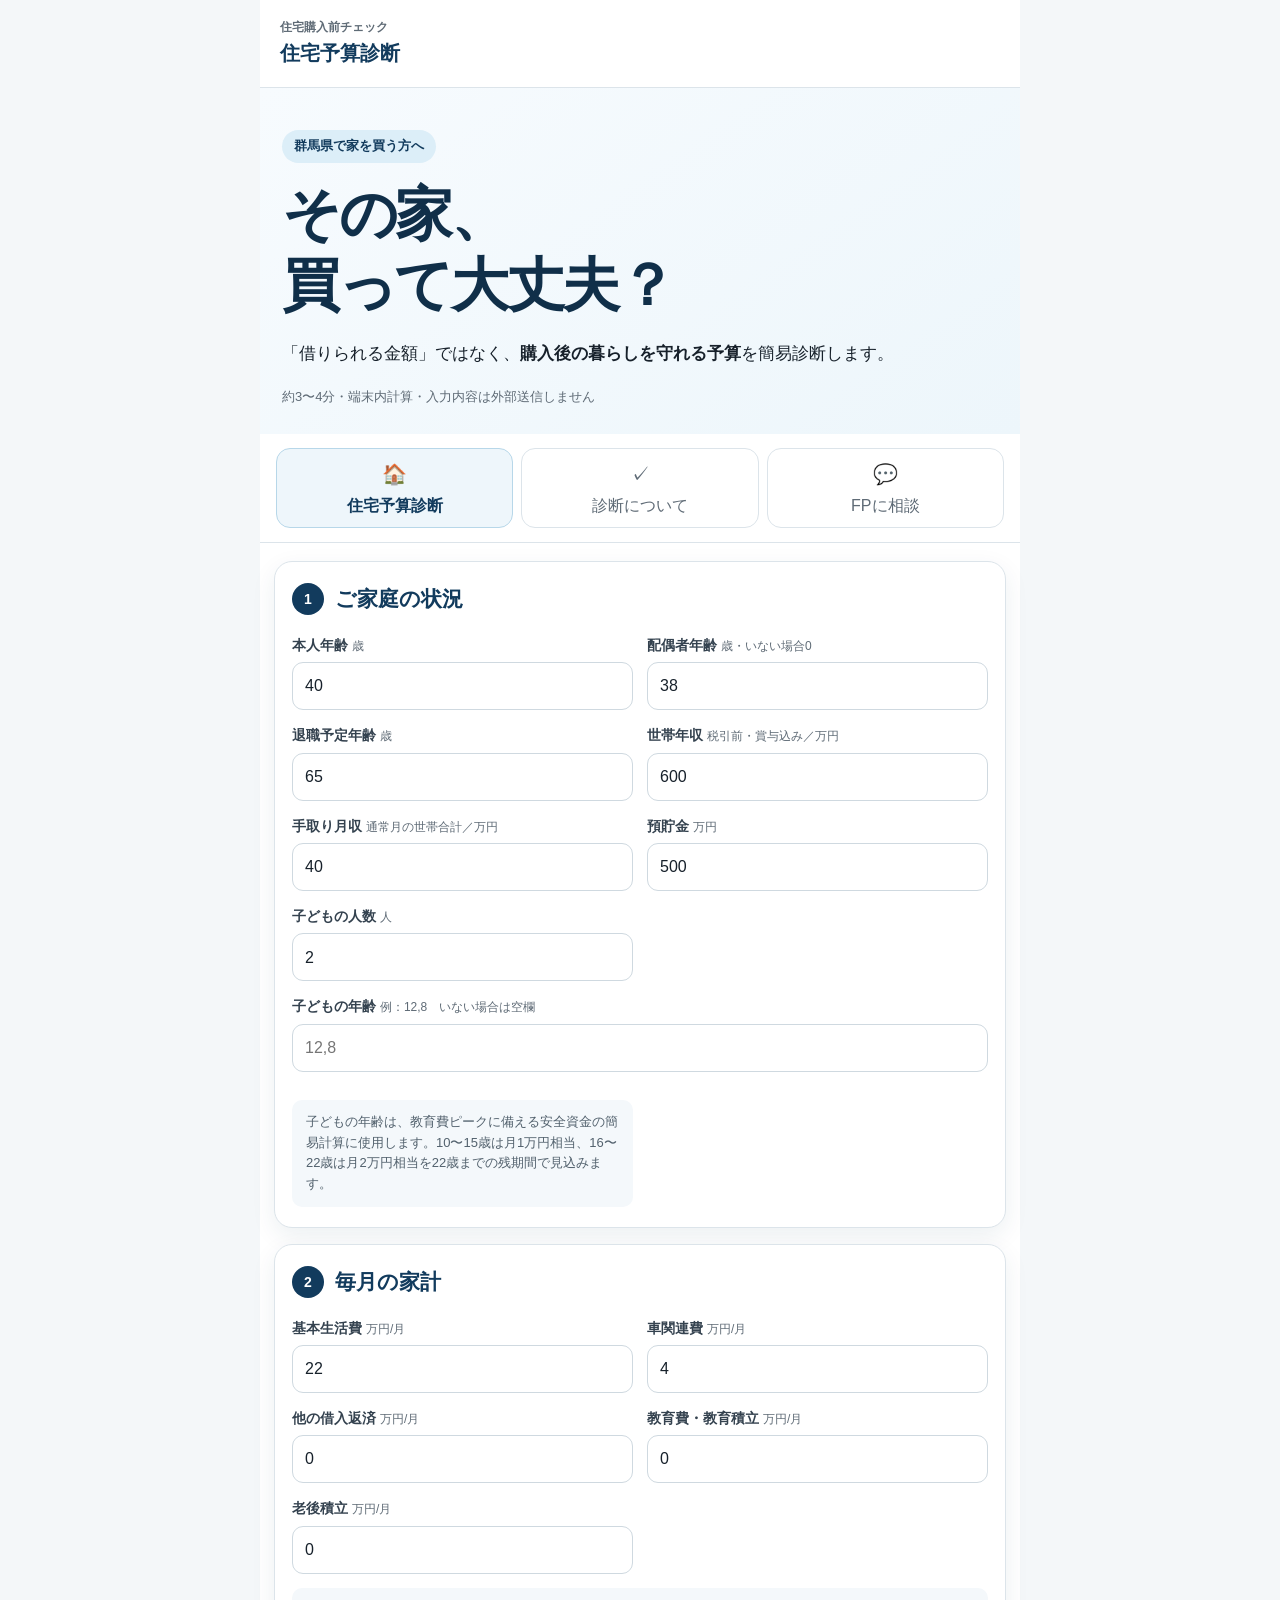
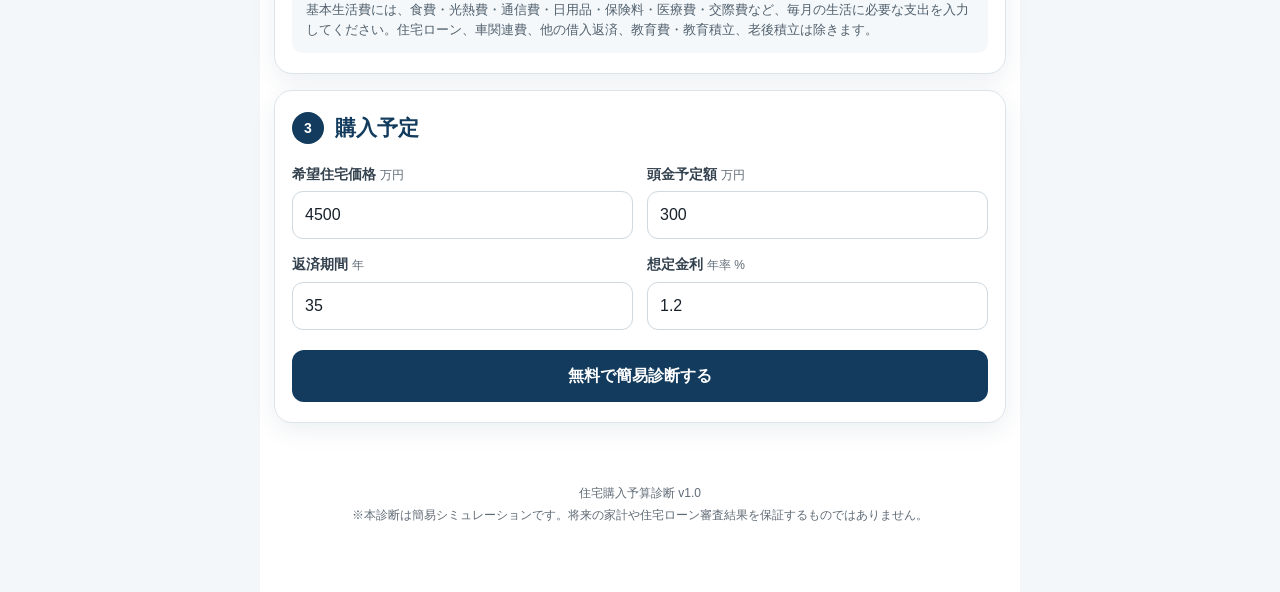
<file: index.html>
<!doctype html>
<html lang="ja">
<head>
  <meta charset="utf-8">
  <meta name="viewport" content="width=device-width, initial-scale=1, viewport-fit=cover">
  <meta name="theme-color" content="#123b5d">
  <meta name="apple-mobile-web-app-capable" content="yes">
  <meta name="apple-mobile-web-app-status-bar-style" content="default">
  <meta name="apple-mobile-web-app-title" content="住宅予算診断">
  <title>住宅購入予算診断｜その家、買って大丈夫？</title>
  <meta name="description" content="借りられる額ではなく、購入後の暮らしを守れる住宅購入予算を簡易診断するWebアプリです。">
  <link rel="manifest" href="./manifest.webmanifest">
  <link rel="apple-touch-icon" href="./icons/icon-192.png">
  <link rel="stylesheet" href="./styles.css">
</head>
<body>
  <main class="app-shell">
    <header class="topbar">
      <div><div class="brand-small">住宅購入前チェック</div><div class="brand">住宅予算診断</div></div>
      <button id="installBtn" class="install-btn" type="button" hidden>アプリに追加</button>
    </header>
    <section class="hero">
      <div class="hero-badge">群馬県で家を買う方へ</div>
      <h1>その家、<br>買って大丈夫？</h1>
      <p>「借りられる金額」ではなく、<strong>購入後の暮らしを守れる予算</strong>を簡易診断します。</p>
      <div class="trust">約3〜4分・端末内計算・入力内容は外部送信しません</div>
    </section>
    <nav class="quick-menu">
      <button class="menu-card active" data-target="diagnosis"><span class="menu-icon">🏠</span><span>住宅予算診断</span></button>
      <button class="menu-card" data-target="about"><span class="menu-icon">✓</span><span>診断について</span></button>
      <button class="menu-card" data-target="consult"><span class="menu-icon">💬</span><span>FPに相談</span></button>
    </nav>
    <section id="diagnosis" class="screen">
      <section class="card">
        <div class="section-title"><span class="step">1</span><h2>ご家庭の状況</h2></div>
        <div class="form-grid">
          <div class="field"><label for="age">本人年齢 <span>歳</span></label><input id="age" type="number" min="18" max="79" value="40"></div>
          <div class="field"><label for="spouseAge">配偶者年齢 <span>歳・いない場合0</span></label><input id="spouseAge" type="number" min="0" max="79" value="38"></div>
          <div class="field"><label for="retireAge">退職予定年齢 <span>歳</span></label><input id="retireAge" type="number" min="50" max="80" value="65"></div>
          <div class="field"><label for="income">世帯年収 <span>税引前・賞与込み／万円</span></label><input id="income" type="number" min="1" value="600"></div>
          <div class="field"><label for="takehome">手取り月収 <span>通常月の世帯合計／万円</span></label><input id="takehome" type="number" min="1" step="0.1" value="40"></div>
          <div class="field"><label for="savings">預貯金 <span>万円</span></label><input id="savings" type="number" min="0" value="500"></div>
          <div class="field"><label for="children">子どもの人数 <span>人</span></label><input id="children" type="number" min="0" max="8" value="2"></div>
          <div class="field field-wide"><label for="childAges">子どもの年齢 <span>例：12,8　いない場合は空欄</span></label><input id="childAges" type="text" inputmode="text" placeholder="12,8" value=""></div>
          <div class="method-note">子どもの年齢は、教育費ピークに備える安全資金の簡易計算に使用します。10〜15歳は月1万円相当、16〜22歳は月2万円相当を22歳までの残期間で見込みます。</div>
        </div>
      </section>
      <section class="card">
        <div class="section-title"><span class="step">2</span><h2>毎月の家計</h2></div>
        <div class="form-grid">
          <div class="field"><label for="living">基本生活費 <span>万円/月</span></label><input id="living" type="number" min="0" step="0.1" value="22"></div>
          <div class="field"><label for="car">車関連費 <span>万円/月</span></label><input id="car" type="number" min="0" step="0.1" value="4"></div>
          <div class="field"><label for="otherDebt">他の借入返済 <span>万円/月</span></label><input id="otherDebt" type="number" min="0" step="0.1" value="0"></div>
          <div class="field"><label for="educationSave">教育費・教育積立 <span>万円/月</span></label><input id="educationSave" type="number" min="0" step="0.1" value="0"></div>
          <div class="field"><label for="retirementSave">老後積立 <span>万円/月</span></label><input id="retirementSave" type="number" min="0" step="0.1" value="0"></div>
        </div>
        <div class="method-note">基本生活費には、食費・光熱費・通信費・日用品・保険料・医療費・交際費など、毎月の生活に必要な支出を入力してください。住宅ローン、車関連費、他の借入返済、教育費・教育積立、老後積立は除きます。</div>
      </section>
      <section class="card">
        <div class="section-title"><span class="step">3</span><h2>購入予定</h2></div>
        <div class="form-grid">
          <div class="field"><label for="price">希望住宅価格 <span>万円</span></label><input id="price" type="number" min="1" value="4500"></div>
          <div class="field"><label for="down">頭金予定額 <span>万円</span></label><input id="down" type="number" min="0" value="300"></div>
          <div class="field"><label for="years">返済期間 <span>年</span></label><input id="years" type="number" min="5" max="50" value="35"></div>
          <div class="field"><label for="rate">想定金利 <span>年率 %</span></label><input id="rate" type="number" min="0" max="10" step="0.01" value="1.2"></div>
        </div>
        <div id="errorBox" class="error-box" role="alert" aria-live="polite"></div>
        <button id="diagnoseBtn" class="primary-btn" type="button">無料で簡易診断する</button>
      </section>
      <section id="result" class="card result-card" hidden>
        <div class="section-title"><span class="step result-step">✓</span><h2>診断結果</h2></div>
        <div id="judgement" class="judgement"></div>
        <h3 class="subhead">家計から見た購入予算</h3>
        <div class="metrics">
          <div class="metric"><span>希望住宅価格</span><strong id="mPrice">-</strong></div>
          <div class="metric highlight"><span>安心購入予算の目安</span><strong id="mSafe">-</strong></div>
          <div class="metric"><span>希望価格との差</span><strong id="mGap">-</strong></div>
          <div class="metric"><span>借入額</span><strong id="mLoan">-</strong></div>
          <div class="metric"><span>月返済額</span><strong id="mPay">-</strong></div>
          <div class="metric"><span>手取りに対する返済割合</span><strong id="mCashRatio">-</strong></div>
          <div class="metric"><span>購入後の預貯金</span><strong id="mReserve">-</strong></div>
          <div class="metric"><span>教育費安全資金</span><strong id="mEducationReserve">-</strong></div>
          <div class="metric"><span>退職時点の残債目安</span><strong id="mRetireBalance">-</strong></div>
        </div>
        <div class="source-note">※「安心購入予算の目安」は、現在の手取り収入・生活費・積立・生活防衛資金・住宅維持費などから算出する独自の簡易試算です。退職時残債は別項目で確認します。住宅取得諸費用・引越し・家具等は10年家計シミュレーションで確認してください。</div>
        <h3 class="subhead">金融機関審査の参考指標</h3>
        <div class="metrics">
          <div class="metric"><span>参考総返済負担率</span><strong id="mDti">-</strong></div>
          <div class="metric"><span>フラット35基準の参考値</span><strong id="mFlat35">-</strong></div>
        </div>
        <div class="source-note">※総返済負担率は入力した年収・返済条件から算出した参考値です。実際の審査結果や借入可能額を保証するものではありません。</div>
        <div id="summary" class="summary"></div>
        <h3 class="subhead">確認しておきたいポイント</h3><div id="risks"></div>
        <div class="stress-box"><div class="stress-label">金利＋0.5％の場合</div><strong id="stressPay05">-</strong><div id="stressDiff05" class="stress-diff"></div></div>
        <div class="stress-box"><div class="stress-label">金利＋1.0％の場合</div><strong id="stressPay">-</strong><div id="stressDiff" class="stress-diff"></div></div>
        <div class="simulator-card">
          <div class="simulator-kicker">もう一段詳しく確認</div>
          <h3>購入後10年間の家計を見る</h3>
          <p>住宅取得諸費用、引越し・家具、固定資産税、保険、修繕、収入減少、金利上昇まで確認します。</p>
          <a href="./simulation.html" class="simulator-btn">この条件で10年間の家計を確認する</a>
        </div>
        <div class="cta-card">
          <div class="cta-kicker">契約・申込の前に</div><h3>第三者FPの詳細診断へ</h3>
          <p>教育費、老後資金、固定資産税、修繕、車の買替え、住宅取得諸費用まで個別確認します。</p>
          <a href="https://lin.ee/qVzbISh" class="cta-btn" target="_blank" rel="noopener noreferrer">LINEで無料相談する</a>
        </div>
        <button id="retryBtn" class="secondary-btn" type="button">条件を変更して再診断</button>
      </section>
    </section>
    <section id="about" class="screen" hidden><section class="card info-card">
      <h2>この診断について</h2>
      <p>金融機関が「貸せるか」を見る審査指標と、購入後の生活を守るための「家計から見た安心予算」を分けて表示します。</p>
      <p>安心購入予算は、現在の手取り収入、生活費、車関連費、他借入、教育・老後積立、住宅維持費、生活防衛資金などから簡易試算します。退職時の住宅ローン残高は、購入予算とは別の確認項目として表示します。</p>
      <div class="notice">本診断は融資承認、将来の家計、安全な住宅購入を保証するものではありません。最終判断は個別の資金計画で行ってください。</div>
    </section></section>
    <section id="consult" class="screen" hidden><section class="card info-card">
      <h2>FPに相談する</h2><p>住宅会社から提示された見積書や資金計画をもとに、「その金額で本当に大丈夫か」を第三者の立場で確認します。</p>
      <a href="https://lin.ee/qVzbISh" class="primary-link" target="_blank" rel="noopener noreferrer">LINEで相談する</a>
    </section></section>
    <section id="iosInstall" class="install-help" hidden>
      <button id="closeInstallHelp" class="close-x" type="button">×</button><h3>iPhoneにアプリとして追加</h3>
      <p>Safariでこのページを開き、共有ボタン → 「ホーム画面に追加」を選択してください。</p>
    </section>
    <footer class="footer">
      <p>住宅購入予算診断 v1.0</p>
      <p>※本診断は簡易シミュレーションです。将来の家計や住宅ローン審査結果を保証するものではありません。</p>
    </footer>
  </main>
  <script src="./app.js" defer></script>
</body>
</html>
</file>
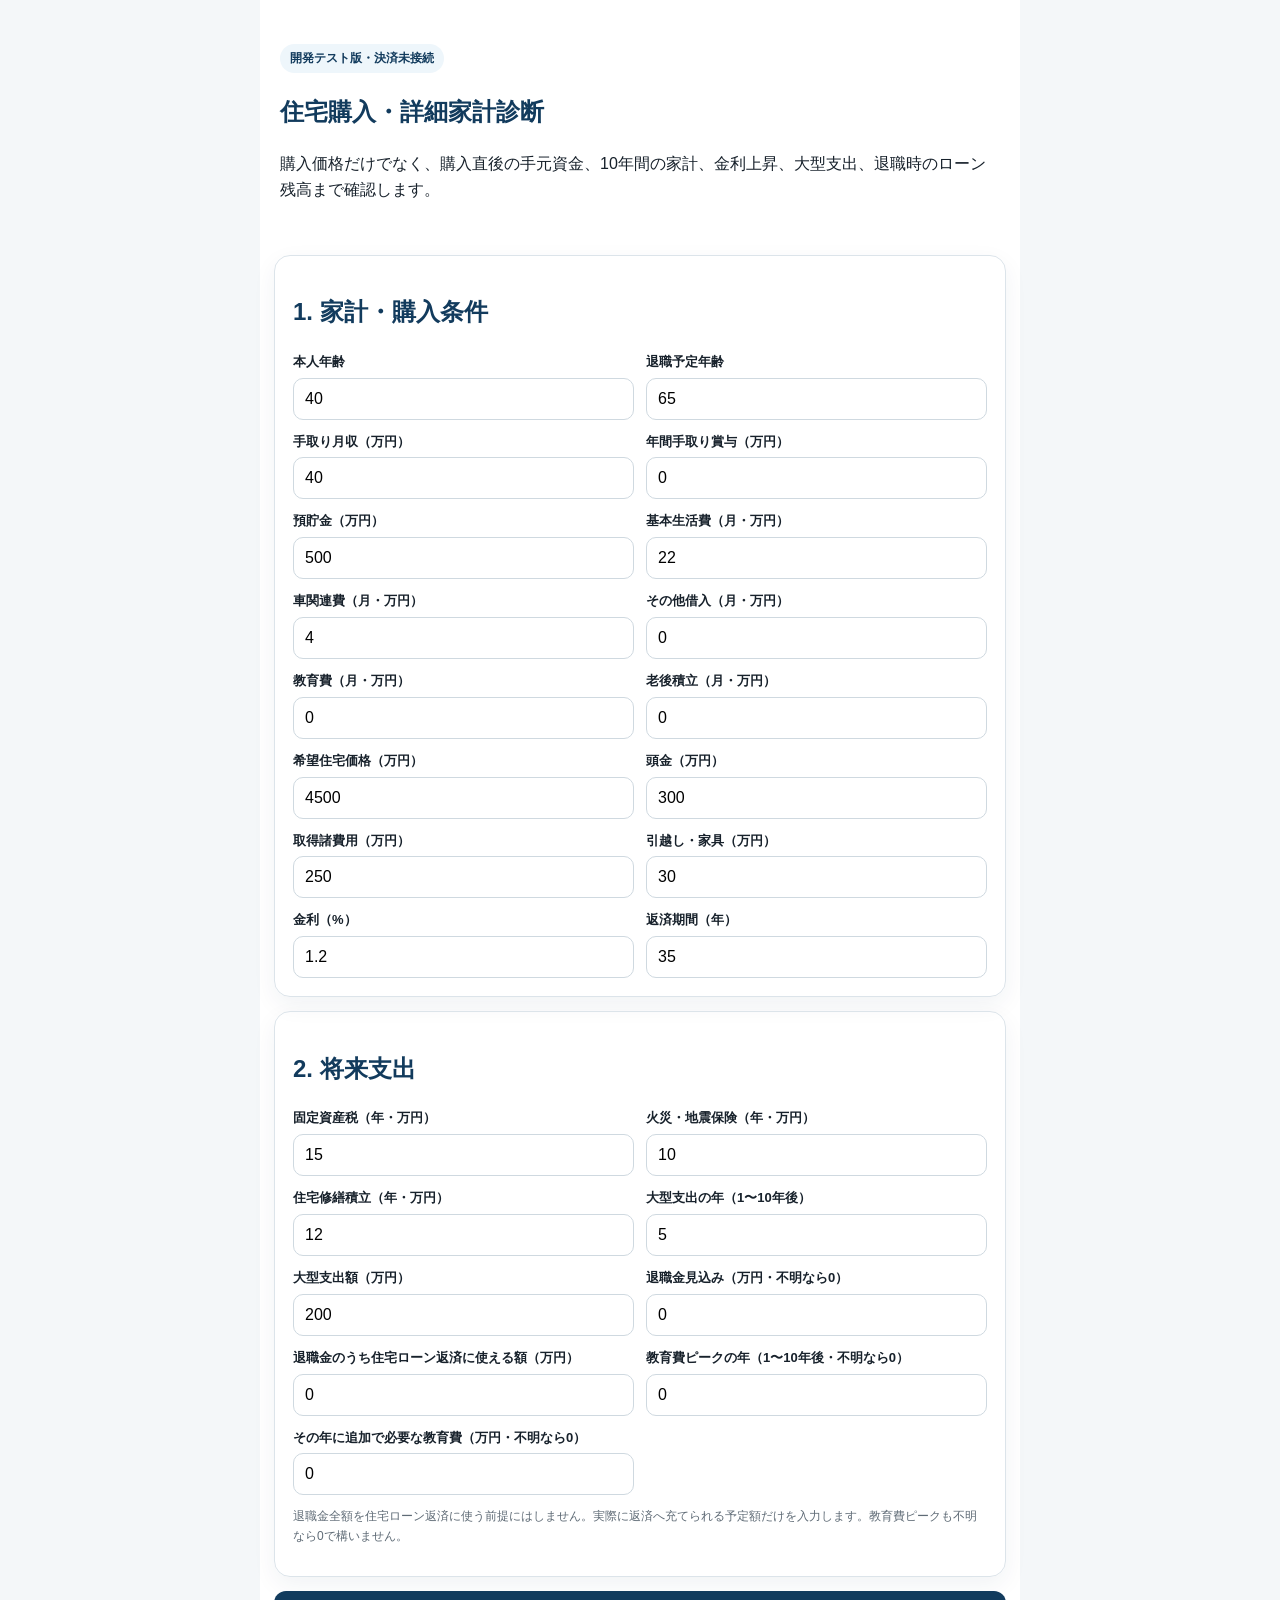
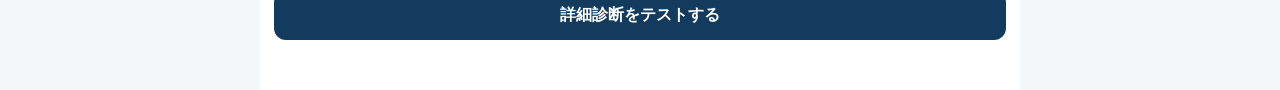
<file: premium.html>
<!doctype html><html lang="ja"><head><meta charset="utf-8"><meta name="viewport" content="width=device-width,initial-scale=1"><title>住宅購入・詳細家計診断｜テスト版</title><style>*{box-sizing:border-box}body{margin:0;background:#f4f7f9;color:#17212b;font-family:-apple-system,BlinkMacSystemFont,"Hiragino Sans","Yu Gothic",sans-serif;line-height:1.6}.wrap{max-width:760px;margin:auto;background:#fff;min-height:100vh;padding:22px 14px 50px}h1,h2,h3{color:#123b5d}.hero{padding:22px 6px}.badge{display:inline-block;background:#eef6fb;color:#123b5d;padding:5px 10px;border-radius:99px;font-weight:700;font-size:12px}.card{border:1px solid #dce4ea;border-radius:16px;padding:18px;margin:14px 0;box-shadow:0 8px 24px rgba(18,59,93,.06)}.grid{display:grid;grid-template-columns:1fr 1fr;gap:12px}.field label{display:block;font-size:13px;font-weight:700;margin-bottom:5px}.field input,.field select{width:100%;padding:11px;border:1px solid #cfd9e0;border-radius:10px;font-size:16px}.wide{grid-column:1/-1}.btn{width:100%;border:0;border-radius:12px;padding:14px;background:#123b5d;color:white;font-size:16px;font-weight:800}.result{display:none}.judgement{padding:15px;border-radius:12px;font-size:19px;font-weight:800}.good{background:#eef8f2;color:#2f7d5b}.warn{background:#fff7ed;color:#9a5a00}.bad{background:#fff0ee;color:#9f1d14}.metrics{display:grid;grid-template-columns:1fr 1fr;gap:9px}.metric{padding:12px;background:#fafcfd;border:1px solid #dce4ea;border-radius:11px}.metric span{display:block;color:#5f6b76;font-size:12px}.metric strong{color:#123b5d;font-size:17px}.risk{padding:10px 12px;background:#fff7ed;border-radius:9px;margin:8px 0;font-size:14px}.scenario{padding:12px;background:#eef6fb;border-radius:10px;margin:8px 0}.note{font-size:12px;color:#5f6b76}.ai{padding:16px;background:#f4f8fb;border-left:4px solid #123b5d;border-radius:8px;white-space:pre-line}@media(max-width:560px){.grid,.metrics{grid-template-columns:1fr}.wide{grid-column:auto}}</style></head><body><main class="wrap"><section class="hero"><span class="badge">開発テスト版・決済未接続</span><h1>住宅購入・詳細家計診断</h1><p>購入価格だけでなく、購入直後の手元資金、10年間の家計、金利上昇、大型支出、退職時のローン残高まで確認します。</p></section>
<form id="form"><section class="card"><h2>1. 家計・購入条件</h2><div class="grid">
<div class="field"><label>本人年齢</label><input id="age" type="number" value="40" min="18"></div><div class="field"><label>退職予定年齢</label><input id="retireAge" type="number" value="65" min="50"></div>
<div class="field"><label>手取り月収（万円）</label><input id="takehome" type="number" value="40" step="0.1"></div><div class="field"><label>年間手取り賞与（万円）</label><input id="bonus" type="number" value="0"></div>
<div class="field"><label>預貯金（万円）</label><input id="savings" type="number" value="500"></div><div class="field"><label>基本生活費（月・万円）</label><input id="living" type="number" value="22" step="0.1"></div>
<div class="field"><label>車関連費（月・万円）</label><input id="car" type="number" value="4" step="0.1"></div><div class="field"><label>その他借入（月・万円）</label><input id="otherDebt" type="number" value="0" step="0.1"></div>
<div class="field"><label>教育費（月・万円）</label><input id="education" type="number" value="0" step="0.1"></div><div class="field"><label>老後積立（月・万円）</label><input id="retirementSave" type="number" value="0" step="0.1"></div>
<div class="field"><label>希望住宅価格（万円）</label><input id="price" type="number" value="4500"></div><div class="field"><label>頭金（万円）</label><input id="down" type="number" value="300"></div>
<div class="field"><label>取得諸費用（万円）</label><input id="acquisition" type="number" value="250"></div><div class="field"><label>引越し・家具（万円）</label><input id="moving" type="number" value="30"></div>
<div class="field"><label>金利（%）</label><input id="rate" type="number" value="1.2" step="0.01"></div><div class="field"><label>返済期間（年）</label><input id="years" type="number" value="35"></div>
</div></section>
<section class="card"><h2>2. 将来支出</h2><div class="grid"><div class="field"><label>固定資産税（年・万円）</label><input id="propertyTax" type="number" value="15"></div><div class="field"><label>火災・地震保険（年・万円）</label><input id="insurance" type="number" value="10"></div><div class="field"><label>住宅修繕積立（年・万円）</label><input id="repairAnnual" type="number" value="12"></div><div class="field"><label>大型支出の年（1〜10年後）</label><input id="eventYear" type="number" value="5" min="1" max="10"></div><div class="field"><label>大型支出額（万円）</label><input id="eventAmount" type="number" value="200"></div><div class="field"><label>退職金見込み（万円・不明なら0）</label><input id="retirementLump" type="number" value="0"></div><div class="field"><label>退職金のうち住宅ローン返済に使える額（万円）</label><input id="retirementLoanUse" type="number" value="0"></div><div class="field"><label>教育費ピークの年（1〜10年後・不明なら0）</label><input id="educationPeakYear" type="number" value="0" min="0" max="10"></div><div class="field"><label>その年に追加で必要な教育費（万円・不明なら0）</label><input id="educationPeakAmount" type="number" value="0"></div></div><p class="note">退職金全額を住宅ローン返済に使う前提にはしません。実際に返済へ充てられる予定額だけを入力します。教育費ピークも不明なら0で構いません。</p></section>
<button class="btn" type="submit">詳細診断をテストする</button></form>
<section id="result" class="card result"><h2>詳細診断結果</h2><div id="judgement" class="judgement"></div><div class="metrics" id="metrics"></div><h3>重要な確認点</h3><div id="risks"></div><h3>改善シナリオ</h3><div id="scenarios"></div><h3>総括コメント（AI接続前のルールベース試作）</h3><div id="summary" class="ai"></div><p class="note">本結果は簡易シミュレーションです。将来の家計、融資審査、住宅購入の安全性を保証するものではありません。AI自動総括を本番接続する際も、数値計算はこの計算エンジン側で行います。</p></section>
<script src="./premium.js"></script></main></body></html>
</file>
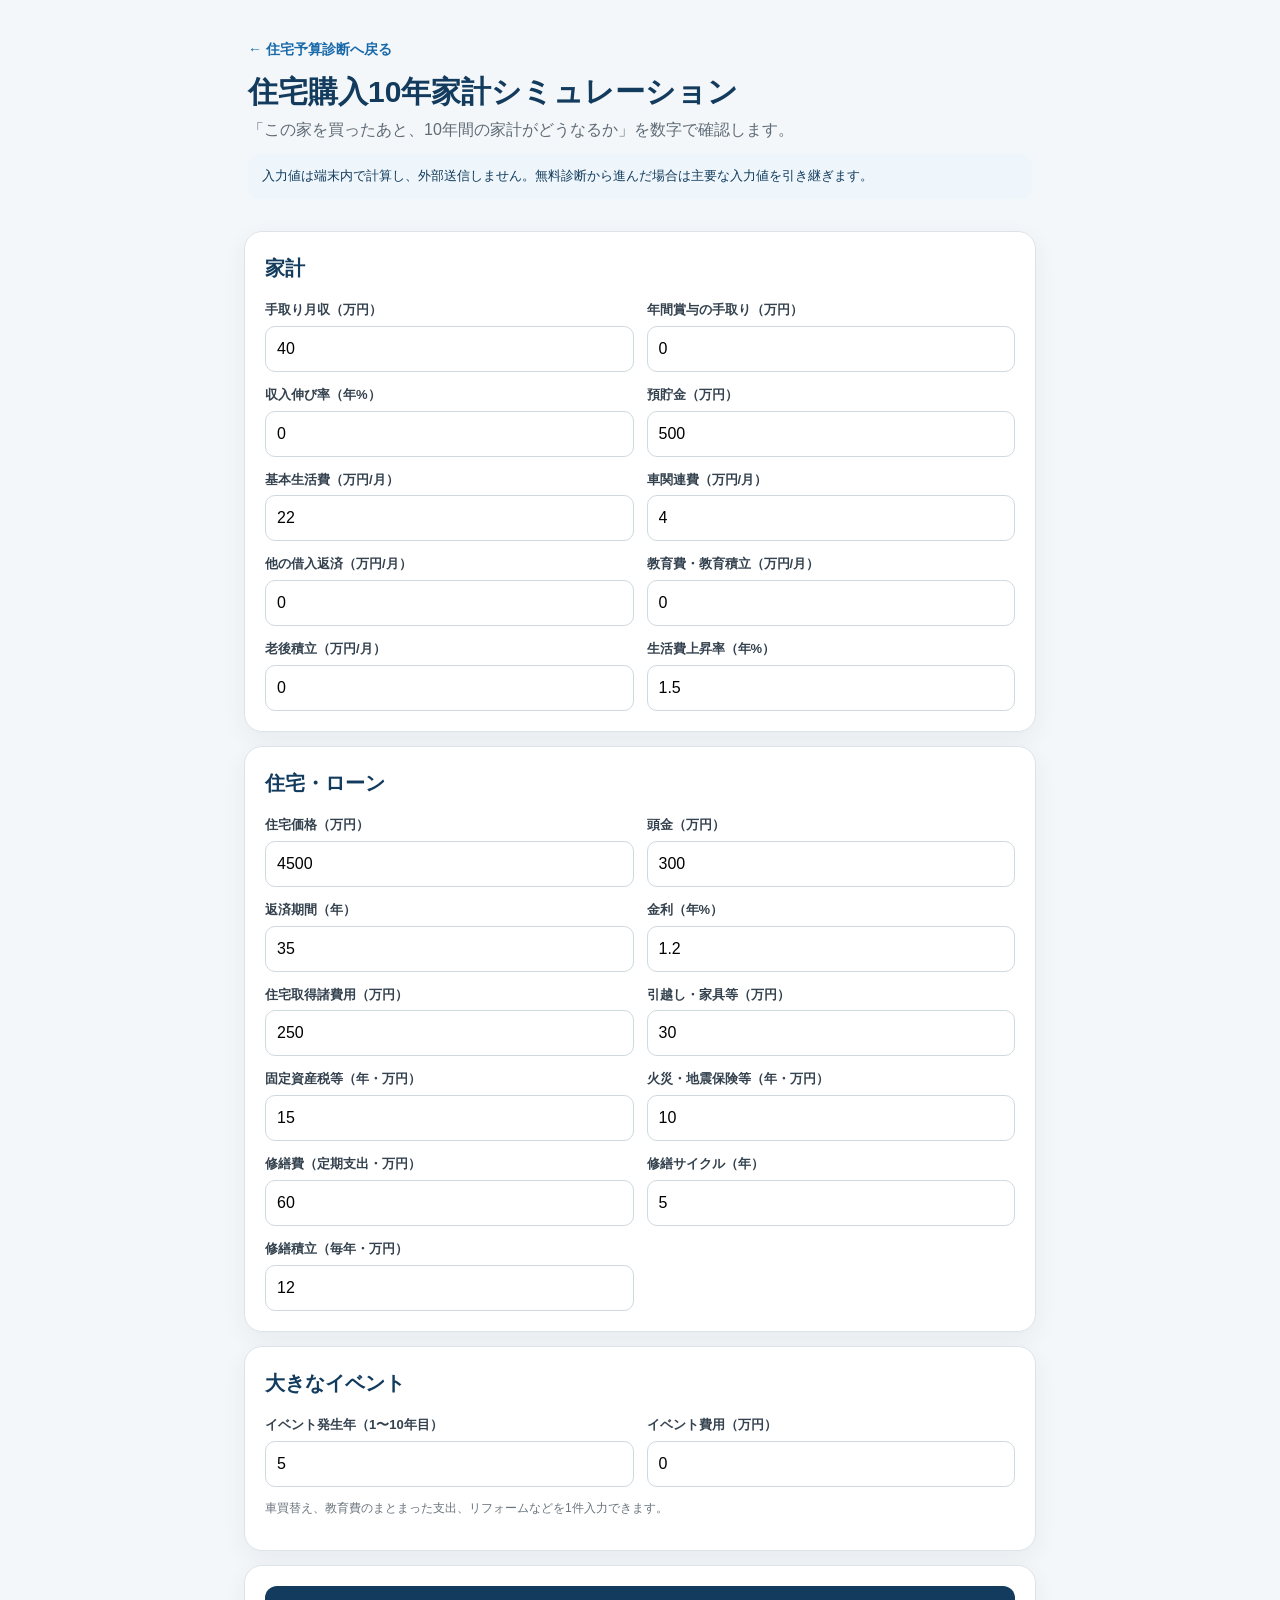
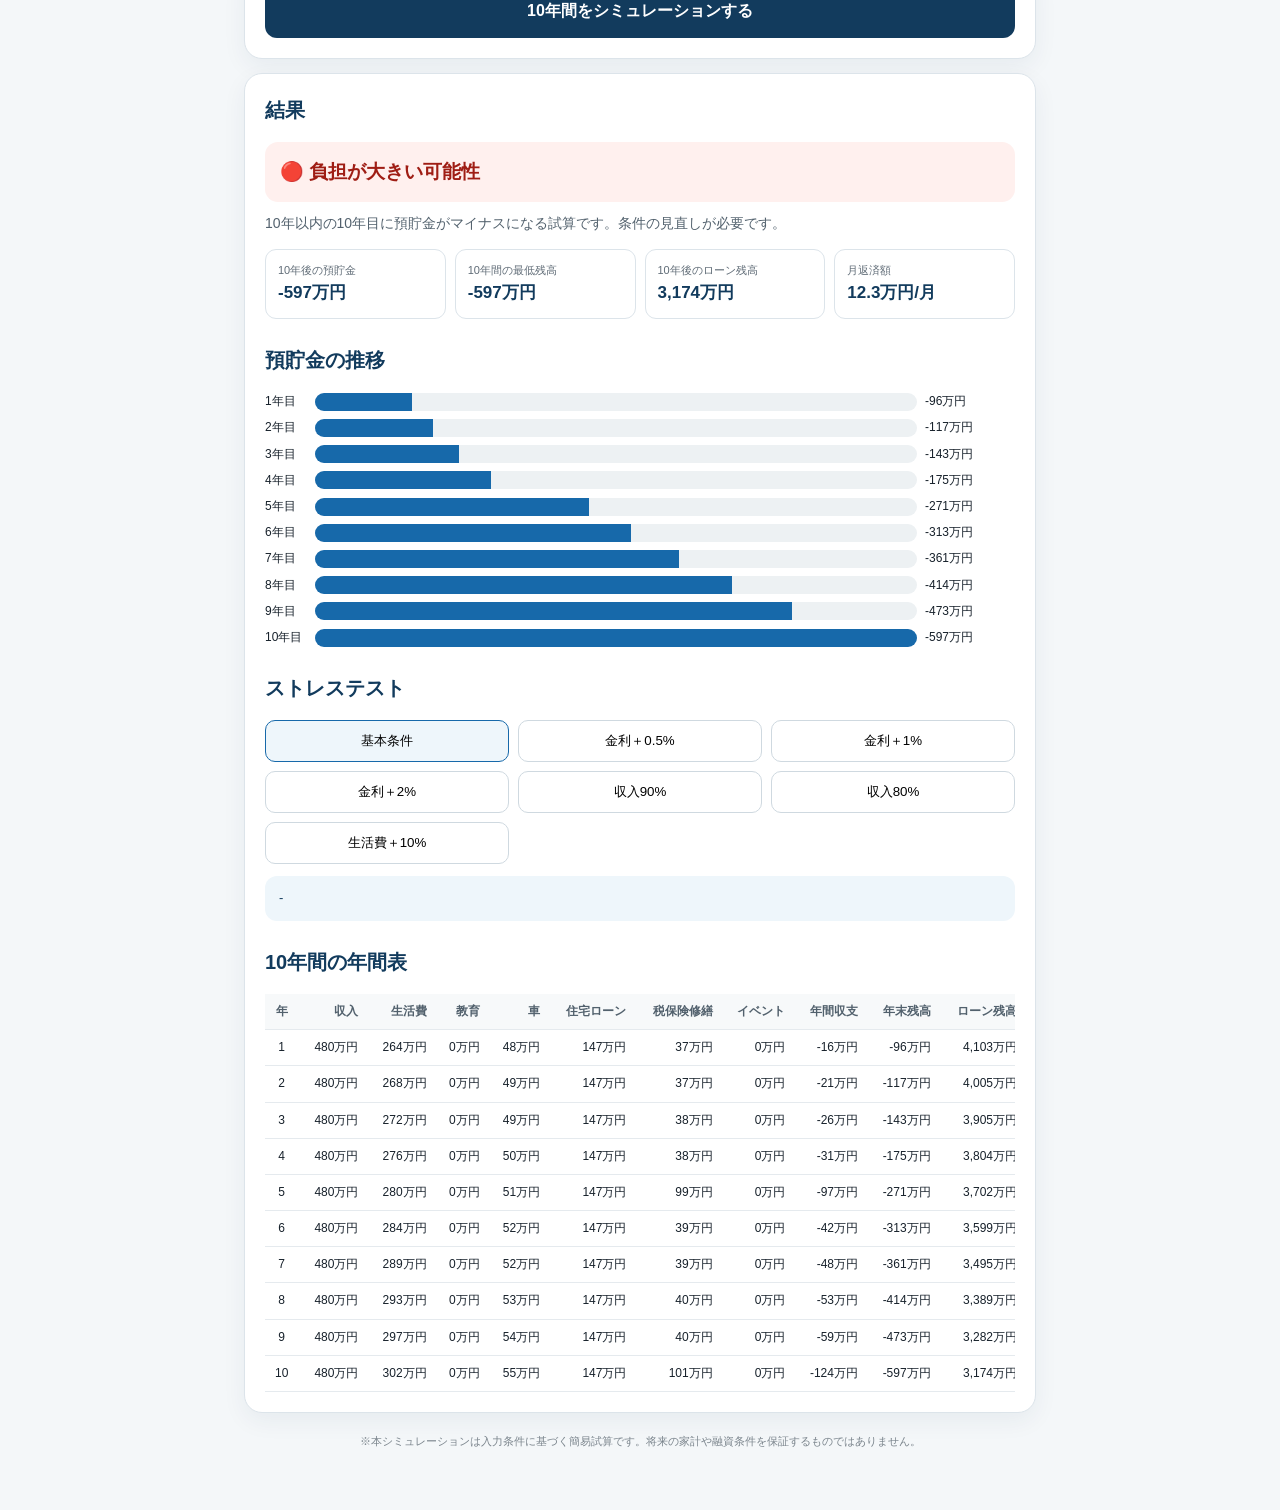
<file: simulation.html>
<!doctype html>
<html lang="ja"><head><meta charset="utf-8"><meta name="viewport" content="width=device-width,initial-scale=1"><meta name="theme-color" content="#123b5d"><title>住宅購入10年家計シミュレーション</title><link rel="stylesheet" href="./simulation.css"></head>
<body><main class="wrap">
<header class="top"><a class="back" href="./index.html">← 住宅予算診断へ戻る</a><h1>住宅購入10年家計シミュレーション</h1><p>「この家を買ったあと、10年間の家計がどうなるか」を数字で確認します。</p><div class="notice">入力値は端末内で計算し、外部送信しません。無料診断から進んだ場合は主要な入力値を引き継ぎます。</div></header>
<section class="card"><h2>家計</h2><div class="grid">
<div class="field"><label>手取り月収（万円）</label><input id="takehome" type="number" value="40" step="0.1"></div><div class="field"><label>年間賞与の手取り（万円）</label><input id="bonus" type="number" value="0"></div><div class="field"><label>収入伸び率（年%）</label><input id="incomeGrowth" type="number" value="0" step="0.1"></div><div class="field"><label>預貯金（万円）</label><input id="savings" type="number" value="500"></div><div class="field"><label>基本生活費（万円/月）</label><input id="living" type="number" value="22" step="0.1"></div><div class="field"><label>車関連費（万円/月）</label><input id="car" type="number" value="4" step="0.1"></div><div class="field"><label>他の借入返済（万円/月）</label><input id="otherDebt" type="number" value="0" step="0.1"></div><div class="field"><label>教育費・教育積立（万円/月）</label><input id="education" type="number" value="0" step="0.1"></div><div class="field"><label>老後積立（万円/月）</label><input id="retirementSave" type="number" value="0" step="0.1"></div><div class="field"><label>生活費上昇率（年%）</label><input id="inflation" type="number" value="1.5" step="0.1"></div></div></section>
<section class="card"><h2>住宅・ローン</h2><div class="grid">
<div class="field"><label>住宅価格（万円）</label><input id="price" type="number" value="4500"></div><div class="field"><label>頭金（万円）</label><input id="down" type="number" value="300"></div><div class="field"><label>返済期間（年）</label><input id="loanYears" type="number" value="35"></div><div class="field"><label>金利（年%）</label><input id="rate" type="number" value="1.2" step="0.01"></div><div class="field"><label>住宅取得諸費用（万円）</label><input id="acquisitionCost" type="number" value="250"></div><div class="field"><label>引越し・家具等（万円）</label><input id="movingCost" type="number" value="30"></div><div class="field"><label>固定資産税等（年・万円）</label><input id="propertyTax" type="number" value="15"></div><div class="field"><label>火災・地震保険等（年・万円）</label><input id="insurance" type="number" value="10"></div><div class="field"><label>修繕費（定期支出・万円）</label><input id="repair" type="number" value="60"></div><div class="field"><label>修繕サイクル（年）</label><input id="repairCycle" type="number" value="5"></div><div class="field"><label>修繕積立（毎年・万円）</label><input id="repairReserve" type="number" value="12"></div></div></section>
<section class="card"><h2>大きなイベント</h2><div class="grid"><div class="field"><label>イベント発生年（1〜10年目）</label><input id="eventYear" type="number" value="5" min="1" max="10"></div><div class="field"><label>イベント費用（万円）</label><input id="eventAmount" type="number" value="0"></div></div><p class="small">車買替え、教育費のまとまった支出、リフォームなどを1件入力できます。</p></section>
<section class="card"><div id="errorBox" class="error" hidden></div><button id="run" class="btn">10年間をシミュレーションする</button></section>
<section id="result" class="card" hidden><h2>結果</h2><div id="status" class="status"></div><p id="reason" class="reason"></p><div class="metrics"><div class="metric"><span>10年後の預貯金</span><strong id="final">-</strong></div><div class="metric"><span>10年間の最低残高</span><strong id="min">-</strong></div><div class="metric"><span>10年後のローン残高</span><strong id="balance">-</strong></div><div class="metric"><span>月返済額</span><strong id="payment">-</strong></div></div><h2 style="margin-top:25px">預貯金の推移</h2><div id="bars" class="bars"></div><h2 style="margin-top:25px">ストレステスト</h2><div class="stress"><button data-test="base" class="active">基本条件</button><button data-test="rate05">金利＋0.5%</button><button data-test="rate1">金利＋1%</button><button data-test="rate2">金利＋2%</button><button data-test="income90">収入90%</button><button data-test="income80">収入80%</button><button data-test="living110">生活費＋10%</button></div><div id="stressResult" class="notice" style="margin-top:12px">-</div><h2 style="margin-top:25px">10年間の年間表</h2><div class="table-wrap"><table><thead><tr><th>年</th><th>収入</th><th>生活費</th><th>教育</th><th>車</th><th>住宅ローン</th><th>税保険修繕</th><th>イベント</th><th>年間収支</th><th>年末残高</th><th>ローン残高</th></tr></thead><tbody id="tbody"></tbody></table></div></section>
<p class="footer">※本シミュレーションは入力条件に基づく簡易試算です。将来の家計や融資条件を保証するものではありません。</p></main>
<script src="./simulator.js"></script><script>
const $=id=>document.getElementById(id),yen=n=>`${Math.round(n).toLocaleString('ja-JP')}万円`;
const ids=['takehome','bonus','incomeGrowth','savings','living','car','otherDebt','education','retirementSave','inflation','price','down','loanYears','rate','acquisitionCost','movingCost','propertyTax','insurance','repair','repairCycle','repairReserve','eventYear','eventAmount'];
function vals(){const o={};ids.forEach(id=>o[id]=+$((id)).value);return o;}
function validate(v){const e=[];ids.forEach(id=>{if(!Number.isFinite(v[id]))e.push('すべての数値を確認してください。');});['takehome','bonus','savings','living','car','otherDebt','education','retirementSave','price','down','acquisitionCost','movingCost','propertyTax','insurance','repair','repairReserve','eventAmount'].forEach(id=>{if(v[id]<0)e.push('金額は0以上で入力してください。');});if(v.takehome<=0)e.push('手取り月収を入力してください。');if(v.price<=0)e.push('住宅価格を入力してください。');if(v.down>v.price)e.push('頭金は住宅価格以下にしてください。');if(v.loanYears<5||v.loanYears>50)e.push('返済期間は5〜50年で入力してください。');if(v.rate<0||v.rate>10)e.push('金利は0〜10%で入力してください。');if(v.repairCycle<1)e.push('修繕サイクルは1年以上で入力してください。');if(v.eventYear<1||v.eventYear>10)e.push('イベント発生年は1〜10年目で入力してください。');return [...new Set(e)];}
function loadTransfer(){try{const d=JSON.parse(sessionStorage.getItem('housingBudgetSimulationInput')||'null');if(!d)return;Object.entries(d).forEach(([id,val])=>{if($(id)&&Number.isFinite(Number(val)))$(id).value=val;});}catch(_){}}
let base=null;
function draw(r){$('final').textContent=yen(r.finalSavings);$('min').textContent=yen(r.minSavings);$('balance').textContent=yen(r.rows[9].mortgageBalance);$('payment').textContent=`${r.mortgage.toFixed(1)}万円/月`;const a=HousingSimulator.assess(r);$('status').className='status '+a.cls;$('status').textContent=a.label;$('reason').textContent=a.reason;const max=Math.max(...r.rows.map(x=>Math.abs(x.savings)),Math.abs(r.startingSavings),1);$('bars').innerHTML=r.rows.map(x=>`<div class="barrow"><span>${x.year}年目</span><div class="track"><div class="fill" style="width:${Math.min(100,Math.abs(x.savings)/max*100)}%"></div></div><span>${yen(x.savings)}</span></div>`).join('');$('tbody').innerHTML=r.rows.map(x=>`<tr><td>${x.year}</td><td>${yen(x.income)}</td><td>${yen(x.living)}</td><td>${yen(x.education)}</td><td>${yen(x.car)}</td><td>${yen(x.mortgagePayment)}</td><td>${yen(x.propertyTax+x.insurance+x.repair)}</td><td>${yen(x.event)}</td><td>${yen(x.cashFlow)}</td><td>${yen(x.savings)}</td><td>${yen(x.mortgageBalance)}</td></tr>`).join('');$('result').hidden=false;}
function run(scroll=true){const v=vals(),errors=validate(v),eb=$('errorBox');if(errors.length){eb.innerHTML=errors.map(x=>`・${x}`).join('<br>');eb.hidden=false;return;}eb.hidden=true;base=v;draw(HousingSimulator.simulate(base));if(scroll)requestAnimationFrame(()=>$('result').scrollIntoView({behavior:'smooth'}));}
function stress(type){if(!base)return;let o={};if(type==='rate05')o.rate=base.rate+.5;if(type==='rate1')o.rate=base.rate+1;if(type==='rate2')o.rate=base.rate+2;if(type==='income90')o.incomeMultiplier=.9;if(type==='income80')o.incomeMultiplier=.8;if(type==='living110')o.livingMultiplier=1.1;const r=HousingSimulator.simulate(base,o),a=HousingSimulator.assess(r);$('stressResult').textContent=`${a.label}：10年後 ${yen(r.finalSavings)}、最低 ${yen(r.minSavings)}。${a.reason}`;document.querySelectorAll('.stress button').forEach(b=>b.classList.toggle('active',b.dataset.test===type));}
loadTransfer();$('run').addEventListener('click',()=>run(true));document.querySelectorAll('.stress button').forEach(b=>b.addEventListener('click',()=>stress(b.dataset.test)));run(false);
</script></body></html>
</file>
<file: styles.css>
* { box-sizing: border-box; }
:root {
  --navy:#123b5d; --blue:#1769aa; --light-blue:#eef6fb; --green:#2f7d5b;
  --orange:#d97706; --red:#b42318; --text:#17212b; --subtext:#5f6b76;
  --border:#dce4ea; --bg:#f4f7f9; --white:#fff;
  --shadow:0 8px 24px rgba(18,59,93,.08);
}
html{-webkit-text-size-adjust:100%;scroll-behavior:smooth}
body{margin:0;background:var(--bg);color:var(--text);font-family:-apple-system,BlinkMacSystemFont,"Hiragino Sans","Yu Gothic","YuGothic","Noto Sans JP",sans-serif;line-height:1.6}
button,input,a{font:inherit} button,a{-webkit-tap-highlight-color:transparent}
.app-shell{width:100%;max-width:760px;min-height:100vh;margin:0 auto;background:var(--white);padding-bottom:calc(40px + env(safe-area-inset-bottom))}
.topbar{display:flex;align-items:center;justify-content:space-between;gap:16px;padding:18px 20px;border-bottom:1px solid var(--border);background:rgba(255,255,255,.96)}
.brand-small{color:var(--subtext);font-size:12px;font-weight:700}.brand{color:var(--navy);font-size:20px;font-weight:800}
.install-btn{border:0;border-radius:999px;padding:9px 14px;background:var(--light-blue);color:var(--navy);font-size:13px;font-weight:700}
.hero{padding:42px 22px 26px;background:linear-gradient(145deg,#f7fbfe 0%,#edf6fb 100%)}
.hero-badge{display:inline-block;margin-bottom:16px;padding:6px 12px;border-radius:999px;background:#dceef8;color:var(--navy);font-size:13px;font-weight:700}
.hero h1{margin:0 0 18px;color:#102f49;font-size:clamp(38px,10vw,58px);line-height:1.22;letter-spacing:-.04em}
.hero p{margin:0 0 16px;font-size:17px;line-height:1.9}.trust{color:var(--subtext);font-size:13px}
.quick-menu{display:grid;grid-template-columns:repeat(3,1fr);gap:8px;padding:14px 16px;background:var(--white);border-bottom:1px solid var(--border)}
.menu-card{min-height:68px;padding:9px 5px;border:1px solid var(--border);border-radius:14px;background:#fff;color:var(--subtext);cursor:pointer}
.menu-card.active{border-color:#b7d7e9;background:var(--light-blue);color:var(--navy);font-weight:700}.menu-icon{display:block;margin-bottom:3px;font-size:20px}
.screen{padding:18px 14px}.card{margin-bottom:16px;padding:20px 17px;border:1px solid var(--border);border-radius:18px;background:var(--white);box-shadow:var(--shadow)}
.section-title{display:flex;align-items:center;gap:11px;margin-bottom:18px}.section-title h2{margin:0;color:var(--navy);font-size:21px}
.step{display:grid;flex:0 0 32px;width:32px;height:32px;place-items:center;border-radius:50%;background:var(--navy);color:#fff;font-size:14px;font-weight:800}.result-step{background:var(--green)}
.form-grid{display:grid;grid-template-columns:1fr 1fr;gap:14px}.field-wide{grid-column:1 / -1}
.field label{display:block;margin-bottom:6px;color:#34424f;font-size:14px;font-weight:700}.field label span{color:var(--subtext);font-size:12px;font-weight:500}
.field input{width:100%;min-height:48px;padding:10px 12px;border:1px solid #cfd9e0;border-radius:11px;background:#fff;color:var(--text);font-size:16px;outline:none}
.field input:focus{border-color:var(--blue);box-shadow:0 0 0 3px rgba(23,105,170,.12)}
.primary-btn,.secondary-btn,.primary-link,.cta-btn,.simulator-btn{display:block;width:100%;min-height:52px;border-radius:12px;font-weight:800;text-align:center;text-decoration:none;cursor:pointer}
.primary-btn{margin-top:20px;border:0;background:var(--navy);color:#fff}.primary-btn:active{transform:translateY(1px)}
.secondary-btn{margin-top:18px;border:1px solid #c8d3da;background:#fff;color:var(--navy)}
.error-box{display:none;margin-top:15px;padding:12px 14px;border-radius:10px;background:#fff0ee;color:var(--red);font-size:14px;font-weight:700}.error-box:not(:empty){display:block}
.judgement{margin-bottom:18px;padding:18px;border-radius:14px;background:var(--light-blue);color:var(--navy);font-size:20px;font-weight:800}
.judgement.good{background:#eef8f2;color:#2f7d5b}.judgement.warn{background:#fff7ed;color:#9a5a00}.judgement.bad{background:#fff0ee;color:#9f1d14}
.metrics{display:grid;grid-template-columns:1fr 1fr;gap:10px}.metric{padding:14px;border:1px solid var(--border);border-radius:12px;background:#fafcfd}
.metric span{display:block;margin-bottom:5px;color:var(--subtext);font-size:12px}.metric strong{display:block;color:var(--navy);font-size:18px}
.metric.highlight{border-color:#b6d8c8;background:#eef8f2}.metric.highlight strong{color:var(--green)}
.summary{margin-top:18px;padding:15px;border-left:4px solid var(--navy);background:#f4f8fb;border-radius:8px}.subhead{margin:24px 0 12px;color:var(--navy);font-size:17px}
.risk-item{margin:9px 0;padding:12px 14px;border-radius:10px;background:#fff7ed;color:#704214;font-size:14px}
.stress-box{margin-top:18px;padding:17px;border-radius:14px;background:#f8f3ec}.stress-label{color:var(--subtext);font-size:13px}
.stress-box strong{display:block;margin:4px 0;color:var(--orange);font-size:23px}.stress-diff{font-size:13px}
.simulator-card{margin-top:22px;padding:20px;border:1px solid #b7d7e9;border-radius:16px;background:#eef6fb;color:var(--navy)}
.simulator-kicker{color:#52616d;font-size:12px;font-weight:700}
.simulator-card h3{margin:4px 0 8px;font-size:21px}.simulator-card p{margin:0 0 15px;font-size:14px}
.simulator-btn{padding:13px;background:var(--navy);color:#fff}
.cta-card{margin-top:22px;padding:20px;border-radius:16px;background:var(--navy);color:#fff}.cta-kicker{color:#bcd8e9;font-size:12px;font-weight:700}
.cta-card h3{margin:4px 0 8px;font-size:21px}.cta-card p{margin:0 0 15px;font-size:14px}.cta-btn{padding:13px;background:#fff;color:var(--navy)}
.cta-card small{display:block;margin-top:10px;color:#d8e5ed;font-size:11px}.info-card h2{margin-top:0;color:var(--navy)}
.notice,.method-note,.source-note{margin-top:14px;padding:12px 14px;border-radius:10px;font-size:13px}
.notice{background:#fff7ed;color:#704214}.method-note,.source-note{background:#f4f8fb;color:#52616d}
.primary-link{margin-top:18px;padding:13px;background:var(--navy);color:#fff}
.install-help{position:fixed;z-index:100;right:14px;bottom:calc(16px + env(safe-area-inset-bottom));left:14px;max-width:620px;margin:auto;padding:20px;border:1px solid var(--border);border-radius:18px;background:#fff;box-shadow:0 18px 60px rgba(0,0,0,.22)}
.install-help h3{margin:0 30px 7px 0;color:var(--navy)}.install-help p{margin:0;font-size:14px}.close-x{position:absolute;top:10px;right:12px;border:0;background:transparent;color:var(--subtext);font-size:25px}
.footer{padding:24px 18px;color:var(--subtext);text-align:center;font-size:12px}.footer p{margin:3px}[hidden]{display:none!important}
@media(max-width:560px){
  .hero{padding:34px 18px 22px}.hero h1{font-size:42px}.hero p{font-size:16px}.screen{padding:14px 10px}.card{padding:18px 14px;border-radius:15px}
  .form-grid,.metrics{grid-template-columns:1fr}.field-wide{grid-column:auto}.quick-menu{padding:10px;gap:6px}.menu-card{min-height:64px;font-size:12px}
}
</file>
<file: simulation.css>
*{box-sizing:border-box}body{margin:0;background:#f4f7f9;color:#17212b;font-family:-apple-system,BlinkMacSystemFont,"Hiragino Sans","Yu Gothic",sans-serif;line-height:1.6}.wrap{max-width:820px;margin:auto;padding:18px 14px 48px}.top{padding:18px 4px}.back{color:#1769aa;text-decoration:none;font-weight:700;font-size:14px}.top h1{margin:10px 0 6px;color:#123b5d;font-size:30px;line-height:1.3}.top p{margin:0;color:#5f6b76}.notice{margin-top:12px;padding:12px 14px;background:#eef6fb;border-radius:12px;color:#123b5d;font-size:13px}.card{background:#fff;border:1px solid #dce4ea;border-radius:18px;padding:20px;margin:14px 0;box-shadow:0 8px 24px rgba(18,59,93,.06)}h2{margin:0 0 16px;color:#123b5d;font-size:20px}.grid{display:grid;grid-template-columns:1fr 1fr;gap:13px}.field label{display:block;font-size:13px;font-weight:700;color:#34424f;margin-bottom:5px}.field input{width:100%;min-height:46px;border:1px solid #cfd9e0;border-radius:10px;padding:9px 11px;font-size:16px}.btn{width:100%;min-height:52px;border:0;border-radius:12px;background:#123b5d;color:#fff;font-weight:800;font-size:16px;cursor:pointer}.error{margin-bottom:12px;padding:12px 14px;border-radius:10px;background:#fff0ee;color:#b42318;font-size:14px;font-weight:700}.status{padding:15px;border-radius:13px;font-weight:800;font-size:19px}.status.good{background:#eef8f2;color:#2f7d5b}.status.warn{background:#fff7ed;color:#9a5a00}.status.bad{background:#fff0ee;color:#9f1d14}.reason{margin:10px 0 0;color:#52616d;font-size:14px}.metrics{display:grid;grid-template-columns:repeat(4,1fr);gap:9px;margin-top:14px}.metric{padding:12px;border:1px solid #dce4ea;border-radius:11px}.metric span{display:block;color:#5f6b76;font-size:11px}.metric strong{color:#123b5d;font-size:17px}.bars{display:grid;gap:7px}.barrow{display:grid;grid-template-columns:42px 1fr 90px;gap:8px;align-items:center;font-size:12px}.track{height:18px;background:#edf1f3;border-radius:99px;overflow:hidden}.fill{height:100%;background:#1769aa}.stress{display:grid;grid-template-columns:repeat(3,1fr);gap:9px}.stress button{border:1px solid #cfd9e0;background:#fff;border-radius:10px;padding:11px;cursor:pointer}.stress button.active{border-color:#1769aa;background:#eef6fb}.table-wrap{overflow:auto}table{width:100%;border-collapse:collapse;font-size:12px;min-width:760px}th,td{padding:8px;border-bottom:1px solid #e5eaee;text-align:right;white-space:nowrap}th:first-child,td:first-child{text-align:center}th{background:#f7f9fa;color:#52616d}.small{font-size:12px;color:#6a747d}.footer{text-align:center;color:#7a848c;font-size:11px;margin-top:20px}[hidden]{display:none!important}@media(max-width:620px){.grid,.metrics{grid-template-columns:1fr}.stress{grid-template-columns:1fr 1fr}.top h1{font-size:26px}}
</file>
